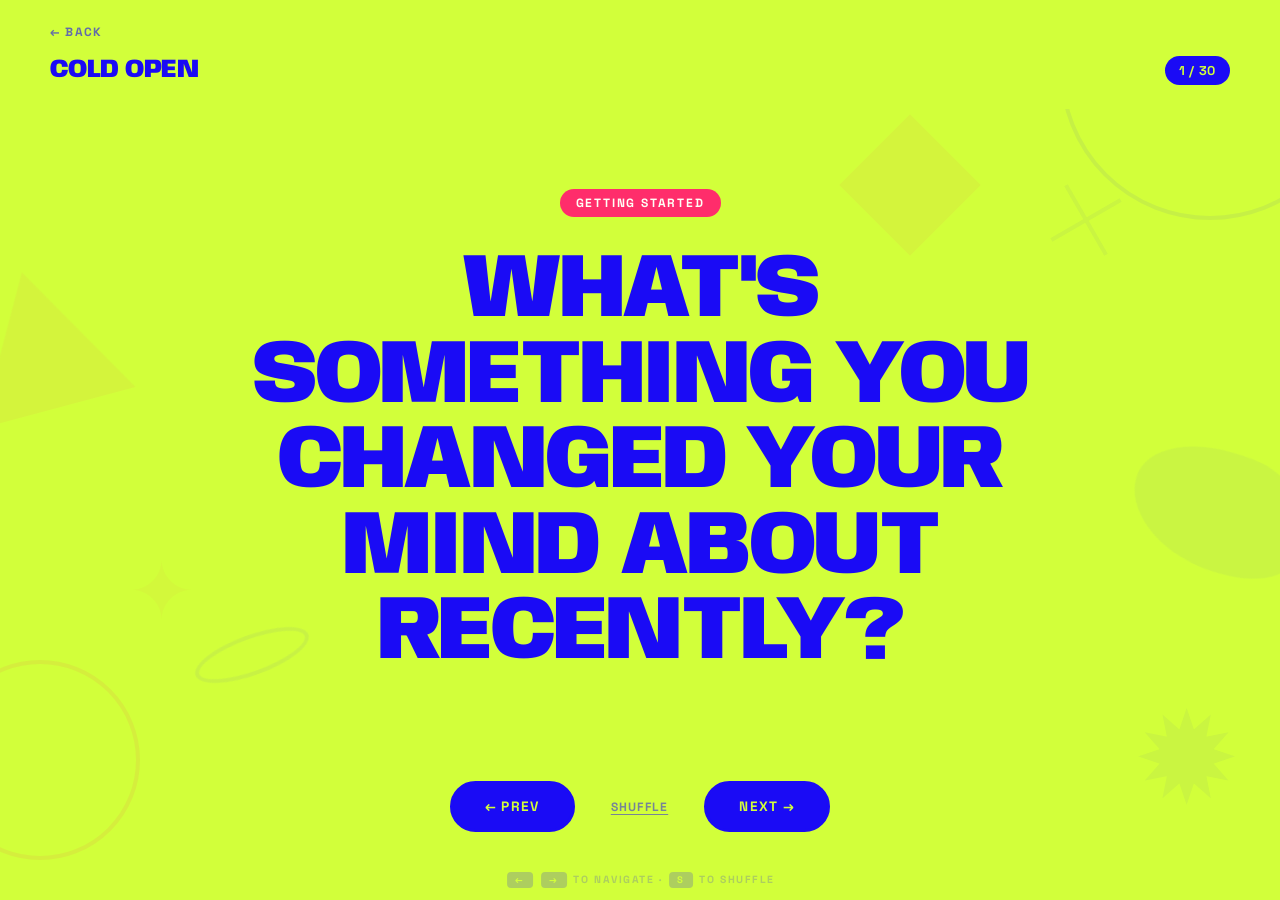
<file: tiny-things/projects/cold-open/index.html>
<!DOCTYPE html>
<html lang="en">
<head>
    <meta charset="UTF-8">
    <meta name="viewport" content="width=device-width, initial-scale=1.0">
    <title>Cold Open</title>
    <link href="https://fonts.googleapis.com/css2?family=Space+Grotesk:wght@400;700&family=Anybody:ital,wght@0,900;1,900&display=swap" rel="stylesheet">
    <style>
        :root {
            --bg: #D2FF3A;
            --text: #1A0BF5;
            --accent: #FF2D6B;
            --white: #FFFEF5;
            /* Text on accent: light for dark accents, dark for light accents (WCAG AA) */
            --accent-text: #FFFEF5;
        }

        * {
            margin: 0;
            padding: 0;
            box-sizing: border-box;
        }

        html, body {
            height: 100%;
        }

        body {
            font-family: 'Space Grotesk', sans-serif;
            background-color: var(--bg);
            color: var(--text);
            min-height: 100vh;
            max-height: 100vh;
            display: flex;
            flex-direction: column;
            overflow: hidden;
            user-select: none;
            cursor: crosshair;
            /* Reserve space so fixed hint doesn't cover nav */
            padding-bottom: 36px;
        }

        /* Header - solid background so it never shows content through; never shrinks */
        header {
            padding: 24px 50px;
            display: flex;
            justify-content: space-between;
            align-items: center;
            gap: 16px;
            position: relative;
            z-index: 10;
            flex-shrink: 0;
            min-width: 0;
            background: var(--bg);
        }

        .header-left {
            display: flex;
            flex-direction: column;
            gap: 16px;
            align-items: flex-start;
            width: 100%;
        }

        .header-row {
            display: flex;
            justify-content: space-between;
            align-items: center;
            width: 100%;
        }

        .logo {
            font-family: 'Anybody', sans-serif;
            font-weight: 900;
            font-size: 1.6rem;
            text-transform: uppercase;
            letter-spacing: -0.02em;
            line-height: 1;
            flex-shrink: 0;
            min-width: 0;
        }

        .back-link {
            font-family: 'Space Grotesk', sans-serif;
            font-size: 0.75rem;
            font-weight: 700;
            text-transform: uppercase;
            letter-spacing: 0.1em;
            color: var(--text);
            text-decoration: none;
            opacity: 0.6;
            transition: opacity 0.15s ease;
            flex-shrink: 0;
            white-space: nowrap;
        }

        .back-link:hover {
            opacity: 1;
        }

        .counter-badge {
            font-family: 'Space Grotesk', sans-serif;
            font-size: 0.8rem;
            font-weight: 700;
            background: var(--text);
            color: var(--bg);
            padding: 6px 14px;
            border-radius: 100px;
            letter-spacing: 0.05em;
            flex-shrink: 0;
        }

        /* Main content - scrolls when question is tall; content stays below header */
        main {
            flex: 1;
            display: flex;
            flex-direction: column;
            align-items: center;
            justify-content: flex-start;
            padding: 32px 50px;
            position: relative;
            min-width: 0;
            min-height: 0;
            overflow-y: auto;
            -webkit-overflow-scrolling: touch;
        }

        /* Question display - centered when space allows, stays in view when tight */
        .question-container {
            text-align: center;
            max-width: 900px;
            width: 100%;
            position: relative;
            min-width: 0;
            margin-top: auto;
            margin-bottom: auto;
        }

        /* Scale with both width and height so question always fits in view */
        .question-text {
            font-family: 'Anybody', sans-serif;
            font-weight: 900;
            font-size: clamp(1rem, min(8vw, 10vh), 7rem);
            line-height: 0.95;
            text-transform: uppercase;
            letter-spacing: -0.03em;
            color: var(--text);
            transition: opacity 0.15s ease, transform 0.15s ease;
            overflow-wrap: break-word;
            word-break: break-word;
        }

        .question-text.exiting {
            opacity: 0;
            transform: translateY(20px);
        }

        .question-text.entering {
            opacity: 0;
            transform: translateY(-20px);
        }

        /* Category tag - uses --accent-text for accessible contrast on accent bg */
        .category {
            display: inline-block;
            font-size: 0.75rem;
            font-weight: 700;
            text-transform: uppercase;
            letter-spacing: 0.15em;
            background: var(--accent);
            color: var(--accent-text);
            padding: 6px 16px;
            border-radius: 100px;
            margin-bottom: 32px;
            transition: opacity 0.15s ease;
        }

        .category.exiting {
            opacity: 0;
        }

        /* Navigation - centered on page */
        nav {
            padding: 24px 50px 32px;
            display: flex;
            justify-content: center;
            align-items: center;
            flex-wrap: wrap;
            gap: 20px;
            position: relative;
            z-index: 10;
            flex-shrink: 0;
            min-width: 0;
            width: 100%;
        }

        .nav-btn {
            font-family: 'Space Grotesk', sans-serif;
            font-size: 0.85rem;
            font-weight: 700;
            text-transform: uppercase;
            letter-spacing: 0.1em;
            border: 3px solid var(--text);
            background: var(--text);
            color: var(--bg);
            padding: 14px 32px;
            border-radius: 100px;
            cursor: pointer;
            transition: all 0.15s ease;
            position: relative;
            overflow: hidden;
        }

        .nav-btn:hover {
            background: var(--accent);
            border-color: var(--accent);
            color: var(--accent-text);
        }

        .nav-btn:active {
            transform: scale(0.96);
        }

        .shuffle-btn {
            font-family: 'Space Grotesk', sans-serif;
            font-size: 0.75rem;
            font-weight: 700;
            text-transform: uppercase;
            letter-spacing: 0.1em;
            border: none;
            background: transparent;
            color: var(--text);
            padding: 10px 16px;
            cursor: pointer;
            opacity: 0.5;
            transition: opacity 0.15s ease;
            text-decoration: underline;
            text-underline-offset: 3px;
        }

        .shuffle-btn:hover {
            opacity: 1;
        }

        /* Floating decorative elements */
        .deco {
            position: fixed;
            pointer-events: none;
            z-index: 0;
        }

        .deco-circle {
            width: 300px;
            height: 300px;
            border: 4px solid var(--text);
            border-radius: 50%;
            opacity: 0.06;
            top: -80px;
            right: -80px;
        }

        .deco-circle-2 {
            width: 200px;
            height: 200px;
            border: 4px solid var(--accent);
            border-radius: 50%;
            opacity: 0.08;
            bottom: 40px;
            left: -60px;
        }

        .deco-star {
            font-size: 8rem;
            opacity: 0.04;
            bottom: 60px;
            right: 40px;
            color: var(--text);
            animation: spin 20s linear infinite;
        }

        /* Wacky extra shapes – subtle */
        .deco-triangle {
            width: 0;
            height: 0;
            border-left: 80px solid transparent;
            border-right: 80px solid transparent;
            border-bottom: 140px solid var(--accent);
            opacity: 0.05;
            top: 30%;
            left: -40px;
            transform: rotate(-15deg);
        }

        .deco-blob {
            width: 180px;
            height: 120px;
            background: var(--text);
            border-radius: 60% 40% 50% 50% / 50% 60% 40% 50%;
            opacity: 0.04;
            top: 50%;
            right: -30px;
            transform: rotate(25deg);
        }

        .deco-diamond {
            width: 100px;
            height: 100px;
            background: var(--accent);
            transform: rotate(45deg);
            opacity: 0.05;
            top: 15%;
            right: 25%;
        }

        .deco-squiggle {
            width: 120px;
            height: 40px;
            border: 4px solid var(--text);
            border-radius: 50%;
            opacity: 0.05;
            bottom: 25%;
            left: 15%;
            transform: rotate(-20deg);
        }

        .deco-star-2 {
            font-size: 5rem;
            opacity: 0.03;
            top: 60%;
            left: 10%;
            color: var(--accent);
            animation: spin 25s linear infinite reverse;
        }

        .deco-plus {
            width: 4px;
            height: 80px;
            background: var(--text);
            opacity: 0.04;
            top: 20%;
            right: 15%;
            transform: rotate(-30deg);
        }

        .deco-plus::after {
            content: "";
            position: absolute;
            left: -38px;
            top: 38px;
            width: 80px;
            height: 4px;
            background: var(--text);
        }

        @keyframes spin {
            from { transform: rotate(0deg); }
            to { transform: rotate(360deg); }
        }

        /* Keyboard hint */
        .hint {
            position: fixed;
            bottom: 12px;
            left: 50%;
            transform: translateX(-50%);
            font-size: 0.65rem;
            font-weight: 700;
            text-transform: uppercase;
            letter-spacing: 0.15em;
            color: var(--text);
            opacity: 0.2;
        }

        .hint kbd {
            display: inline-block;
            background: var(--text);
            color: var(--bg);
            padding: 2px 8px;
            border-radius: 4px;
            font-family: 'Space Grotesk', sans-serif;
            font-size: 0.6rem;
            margin: 0 2px;
        }

        /* Color shift on theme change - --accent-text ensures WCAG AA contrast on accent */
        body.theme-1 {
            --bg: #D2FF3A;
            --text: #1A0BF5;
            --accent: #FF2D6B;
            --accent-text: #FFFEF5;
        }

        body.theme-2 {
            --bg: #FF2D6B;
            --text: #FFFEF5;
            --accent: #D2FF3A;
            --accent-text: #1A1A1A;
        }

        body.theme-3 {
            --bg: #1A0BF5;
            --text: #D2FF3A;
            --accent: #FF2D6B;
            --accent-text: #FFFEF5;
        }

        body.theme-4 {
            --bg: #FFFEF5;
            --text: #1A0BF5;
            --accent: #FF2D6B;
            --accent-text: #FFFEF5;
        }

        body.theme-5 {
            --bg: #FF8C00;
            --text: #1A0044;
            --accent: #D2FF3A;
            --accent-text: #1A1A1A;
        }

        body {
            transition: background-color 0.4s ease, color 0.4s ease;
        }

        .logo, .question-text, .counter-badge, .nav-btn, .category, .hint, .shuffle-btn, .back-link {
            transition: all 0.4s ease;
        }

        @media (max-width: 768px) {
            body {
                padding-bottom: 0;
            }

            header {
                padding: 20px 24px;
            }

            .logo {
                font-size: 1.3rem;
            }

            main {
                padding: 20px 20px;
            }

            .question-container {
                margin: 0 auto;
                padding: 0 0 16px;
            }

            .question-text {
                font-size: clamp(1rem, min(7vw, 9vh), 4.5rem);
            }

            .category {
                margin-bottom: 32px;
            }

            nav {
                padding: 20px 24px 28px;
                gap: 12px;
            }

            .nav-btn {
                padding: 12px 24px;
                font-size: 0.8rem;
            }

            .hint {
                display: none;
            }

            /* Scale decorative elements so they don't overlap content */
            .deco-circle {
                width: 180px;
                height: 180px;
                top: -100px;
                right: -100px;
            }

            .deco-circle-2 {
                width: 120px;
                height: 120px;
                bottom: 20px;
                left: -80px;
            }

            .deco-star {
                font-size: 4rem;
                bottom: 40px;
                right: 20px;
            }

            .deco-triangle {
                border-left-width: 50px;
                border-right-width: 50px;
                border-bottom-width: 90px;
                left: -50px;
            }

            .deco-blob {
                width: 100px;
                height: 70px;
                right: -40px;
            }

            .deco-diamond {
                width: 60px;
                height: 60px;
                right: 15%;
            }

            .deco-squiggle {
                width: 70px;
                height: 24px;
                left: 5%;
            }

            .deco-star-2 {
                font-size: 2.5rem;
                left: 5%;
            }

            .deco-plus {
                height: 50px;
            }

            .deco-plus::after {
                left: -23px;
                top: 23px;
                width: 50px;
            }
        }

        @media (max-width: 480px) {
            header {
                padding: 16px 16px;
                gap: 8px;
            }

            .logo {
                font-size: 1.1rem;
            }

            .back-link {
                font-size: 0.7rem;
            }

            .counter-badge {
                font-size: 0.7rem;
                padding: 5px 10px;
            }

            main {
                padding: 16px 16px;
            }

            .question-container {
                padding: 0 0 12px;
            }

            nav {
                padding: 16px 16px 24px;
                gap: 10px;
            }

            .question-text {
                font-size: clamp(0.875rem, min(8vw, 8vh), 3rem);
            }

            .category {
                font-size: 0.65rem;
                padding: 5px 12px;
                margin-bottom: 24px;
            }

            .nav-btn {
                padding: 10px 20px;
                font-size: 0.75rem;
            }

            .shuffle-btn {
                font-size: 0.7rem;
            }

            /* Decorative elements smaller and pushed off-screen on very small viewports */
            .deco-circle {
                width: 120px;
                height: 120px;
                top: -80px;
                right: -80px;
            }

            .deco-circle-2 {
                width: 80px;
                height: 80px;
                bottom: 10px;
                left: -60px;
            }

            .deco-star {
                font-size: 2.5rem;
                bottom: 24px;
                right: 10px;
            }

            .deco-triangle {
                border-left-width: 35px;
                border-right-width: 35px;
                border-bottom-width: 60px;
                left: -45px;
            }

            .deco-blob {
                width: 70px;
                height: 50px;
                right: -50px;
            }

            .deco-diamond {
                width: 40px;
                height: 40px;
            }

            .deco-squiggle {
                width: 50px;
                height: 18px;
            }

            .deco-star-2 {
                font-size: 1.75rem;
            }

            .deco-plus {
                height: 36px;
            }

            .deco-plus::after {
                left: -18px;
                top: 16px;
                width: 36px;
            }
        }

        /* Extra-small viewports (e.g. narrow phones) */
        @media (max-width: 360px) {
            header {
                padding: 12px 12px;
            }

            .logo {
                font-size: 1rem;
            }

            main {
                padding: 12px 12px;
            }

            .question-container {
                padding: 0 0 8px;
            }

            .question-text {
                font-size: clamp(0.75rem, min(7vw, 7vh), 2.5rem);
            }

            .category {
                margin-bottom: 20px;
            }

            nav {
                padding: 12px 12px 20px;
            }
        }
    </style>
</head>
<body class="theme-1">

    <!-- Decorative elements -->
    <div class="deco deco-circle"></div>
    <div class="deco deco-circle-2"></div>
    <div class="deco deco-star">✹</div>
    <div class="deco deco-triangle"></div>
    <div class="deco deco-blob"></div>
    <div class="deco deco-diamond"></div>
    <div class="deco deco-squiggle"></div>
    <div class="deco deco-star-2">✦</div>
    <div class="deco deco-plus"></div>

    <header>
        <div class="header-left">
            <a href="../../index.html" class="back-link">← Back</a>
            <div class="header-row">
                <div class="logo">Cold Open</div>
                <div class="counter-badge" id="counter">1 / 30</div>
            </div>
        </div>
    </header>

    <main>
        <div class="question-container">
            <div class="category" id="category">Getting Started</div>
            <div class="question-text" id="question">What's something you changed your mind about recently?</div>
        </div>
    </main>

    <nav>
        <button class="nav-btn" id="prevBtn" onclick="prevQuestion()">← Prev</button>
        <button class="shuffle-btn" onclick="shuffleQuestions()">Shuffle</button>
        <button class="nav-btn" id="nextBtn" onclick="nextQuestion()">Next →</button>
    </nav>

    <div class="hint">
        <kbd>←</kbd> <kbd>→</kbd> to navigate · <kbd>S</kbd> to shuffle
    </div>

    <script src="questions.js"></script>
    <script>
        let currentIndex = 0;
        const themes = ['theme-1', 'theme-2', 'theme-3', 'theme-4', 'theme-5'];
        let currentTheme = 0;

        const questionEl = document.getElementById('question');
        const categoryEl = document.getElementById('category');
        const counterEl = document.getElementById('counter');

        function updateDisplay(direction = 'next') {
            // Exit animation
            questionEl.classList.add('exiting');
            categoryEl.classList.add('exiting');

            setTimeout(() => {
                questionEl.textContent = questions[currentIndex].q;
                categoryEl.textContent = questions[currentIndex].cat;
                counterEl.textContent = `${currentIndex + 1} / ${questions.length}`;

                questionEl.classList.remove('exiting');
                questionEl.classList.add('entering');
                categoryEl.classList.remove('exiting');

                requestAnimationFrame(() => {
                    requestAnimationFrame(() => {
                        questionEl.classList.remove('entering');
                    });
                });
            }, 150);

            // Cycle theme
            document.body.classList.remove(themes[currentTheme]);
            currentTheme = (currentTheme + 1) % themes.length;
            document.body.classList.add(themes[currentTheme]);
        }

        function nextQuestion() {
            currentIndex = (currentIndex + 1) % questions.length;
            updateDisplay('next');
        }

        function prevQuestion() {
            currentIndex = (currentIndex - 1 + questions.length) % questions.length;
            updateDisplay('prev');
        }

        function shuffleQuestions() {
            for (let i = questions.length - 1; i > 0; i--) {
                const j = Math.floor(Math.random() * (i + 1));
                [questions[i], questions[j]] = [questions[j], questions[i]];
            }
            currentIndex = 0;
            updateDisplay('next');
        }

        // Keyboard navigation
        document.addEventListener('keydown', (e) => {
            if (e.key === 'ArrowRight' || e.key === ' ') {
                e.preventDefault();
                nextQuestion();
            } else if (e.key === 'ArrowLeft') {
                e.preventDefault();
                prevQuestion();
            } else if (e.key === 's' || e.key === 'S') {
                shuffleQuestions();
            }
        });

        // Touch swipe support
        let touchStartX = 0;
        document.addEventListener('touchstart', (e) => {
            touchStartX = e.touches[0].clientX;
        });

        document.addEventListener('touchend', (e) => {
            const diff = touchStartX - e.changedTouches[0].clientX;
            if (Math.abs(diff) > 50) {
                if (diff > 0) nextQuestion();
                else prevQuestion();
            }
        });
    </script>
</body>
</html>
</file>
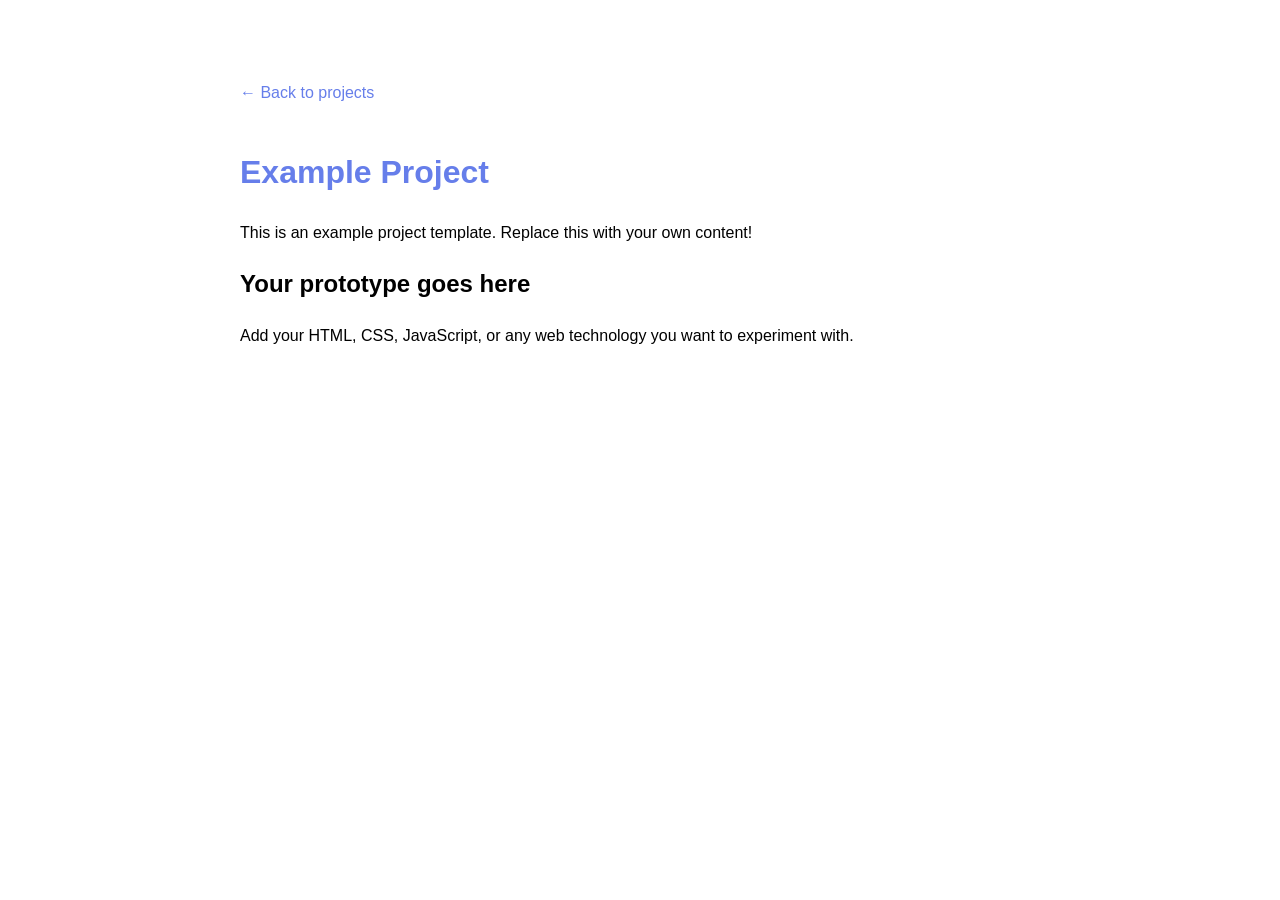
<file: tiny-things/projects/example/index.html>
<!DOCTYPE html>
<html lang="en">
<head>
    <meta charset="UTF-8">
    <meta name="viewport" content="width=device-width, initial-scale=1.0">
    <title>Example Project</title>
    <style>
        body {
            font-family: -apple-system, BlinkMacSystemFont, 'Segoe UI', Roboto, sans-serif;
            max-width: 800px;
            margin: 60px auto;
            padding: 20px;
            line-height: 1.6;
        }
        h1 {
            color: #667eea;
        }
        .back-link {
            display: inline-block;
            margin-bottom: 20px;
            color: #667eea;
            text-decoration: none;
        }
        .back-link:hover {
            text-decoration: underline;
        }
    </style>
</head>
<body>
    <a href="../../index.html" class="back-link">← Back to projects</a>

    <h1>Example Project</h1>
    <p>This is an example project template. Replace this with your own content!</p>

    <h2>Your prototype goes here</h2>
    <p>Add your HTML, CSS, JavaScript, or any web technology you want to experiment with.</p>
</body>
</html>
</file>
